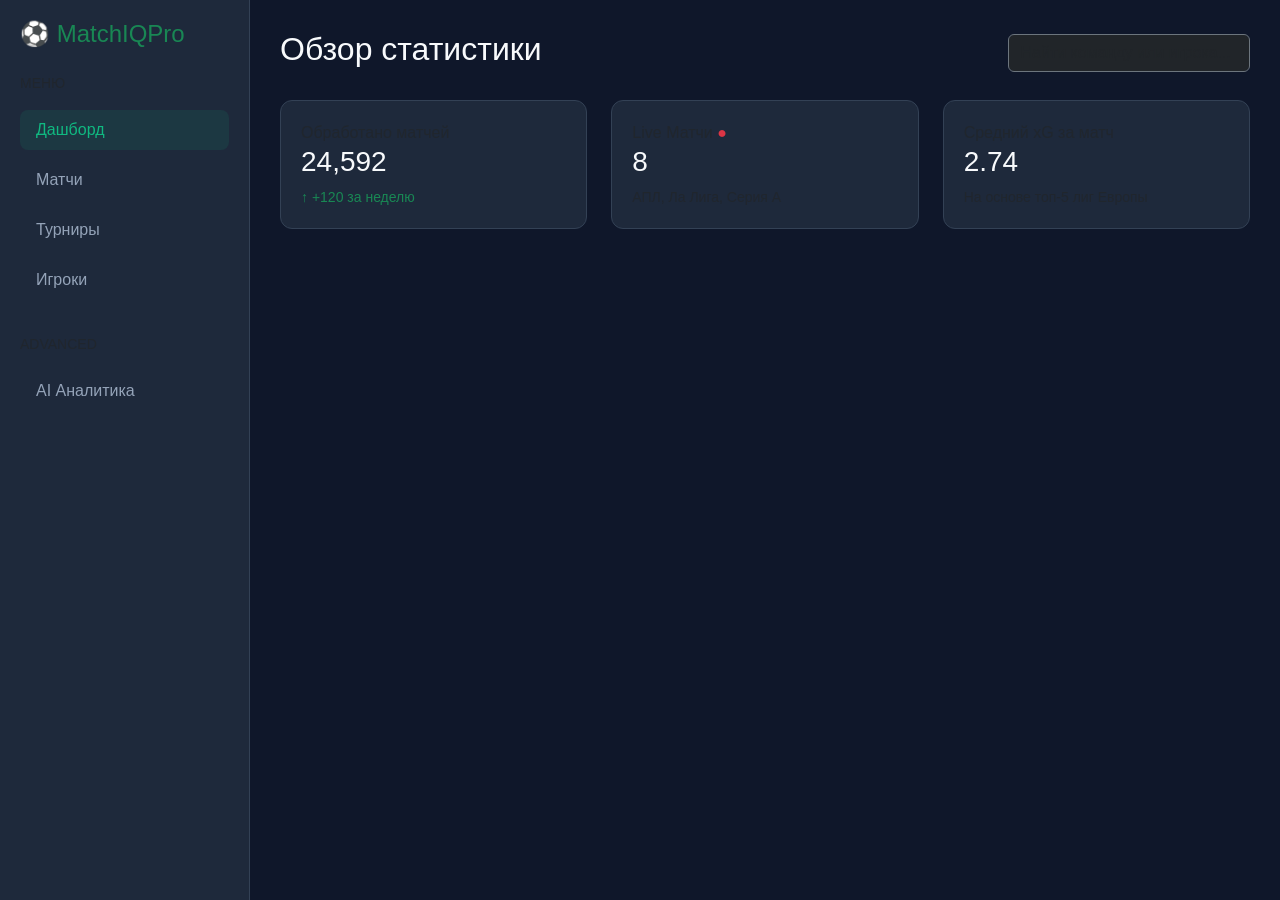
<file: midtermproject/index.html>
<!DOCTYPE html>
<html lang="ru">
<head>
    <meta charset="UTF-8">
    <meta name="viewport" content="width=device-width, initial-scale=1.0">
    <title>MatchIQPro - Дашборд</title>
    <!-- Bootstrap 5 CSS -->
    <link href="https://cdn.jsdelivr.net/npm/bootstrap@5.3.0/dist/css/bootstrap.min.css" rel="stylesheet">
    <link rel="stylesheet" href="styles.css">
</head>
<body>
    <div class="dashboard-layout">
        <!-- Боковая панель (Navigation) -->
        <aside class="sidebar">
            <h4 class="text-success mb-4">⚽ MatchIQPro</h4>
            <p class="text-muted small">МЕНЮ</p>
            <nav class="nav flex-column">
                <a class="nav-link active" href="index.html">Дашборд</a>
                <a class="nav-link" href="matches.html">Матчи</a>
                <a class="nav-link" href="standings.html">Турниры</a>
                <a class="nav-link" href="players.html">Игроки</a>
            </nav>
            <p class="text-muted small mt-4">ADVANCED</p>
            <nav class="nav flex-column">
                <a class="nav-link" href="analytics.html">AI Аналитика</a>
            </nav>
        </aside>

        <!-- Главная область -->
        <main class="main-content">
            <header class="d-flex justify-content-between align-items-center mb-4">
                <h2>Обзор статистики</h2>
                <input type="text" class="form-control w-25 bg-dark text-light border-secondary" placeholder="Найти команду или игрока...">
            </header>

            <!-- Сетка Bootstrap (Grid system) -->
            <section class="row g-4 mb-4">
                <div class="col-md-4">
                    <div class="stat-card h-100">
                        <span class="text-muted">Обработано матчей</span>
                        <h3>24,592</h3>
                        <small class="text-success">↑ +120 за неделю</small>
                    </div>
                </div>
                <div class="col-md-4">
                    <div class="stat-card h-100">
                        <span class="text-muted">Live Матчи <span class="text-danger">●</span></span>
                        <h3>8</h3>
                        <small class="text-muted">АПЛ, Ла Лига, Серия А</small>
                    </div>
                </div>
                <div class="col-md-4">
                    <div class="stat-card h-100">
                        <span class="text-muted">Средний xG за матч</span>
                        <h3>2.74</h3>
                        <small class="text-muted">На основе топ-5 лиг Европы</small>
                    </div>
                </div>
            </section>
        </main>
    </div>
</body>
</html>
</file>
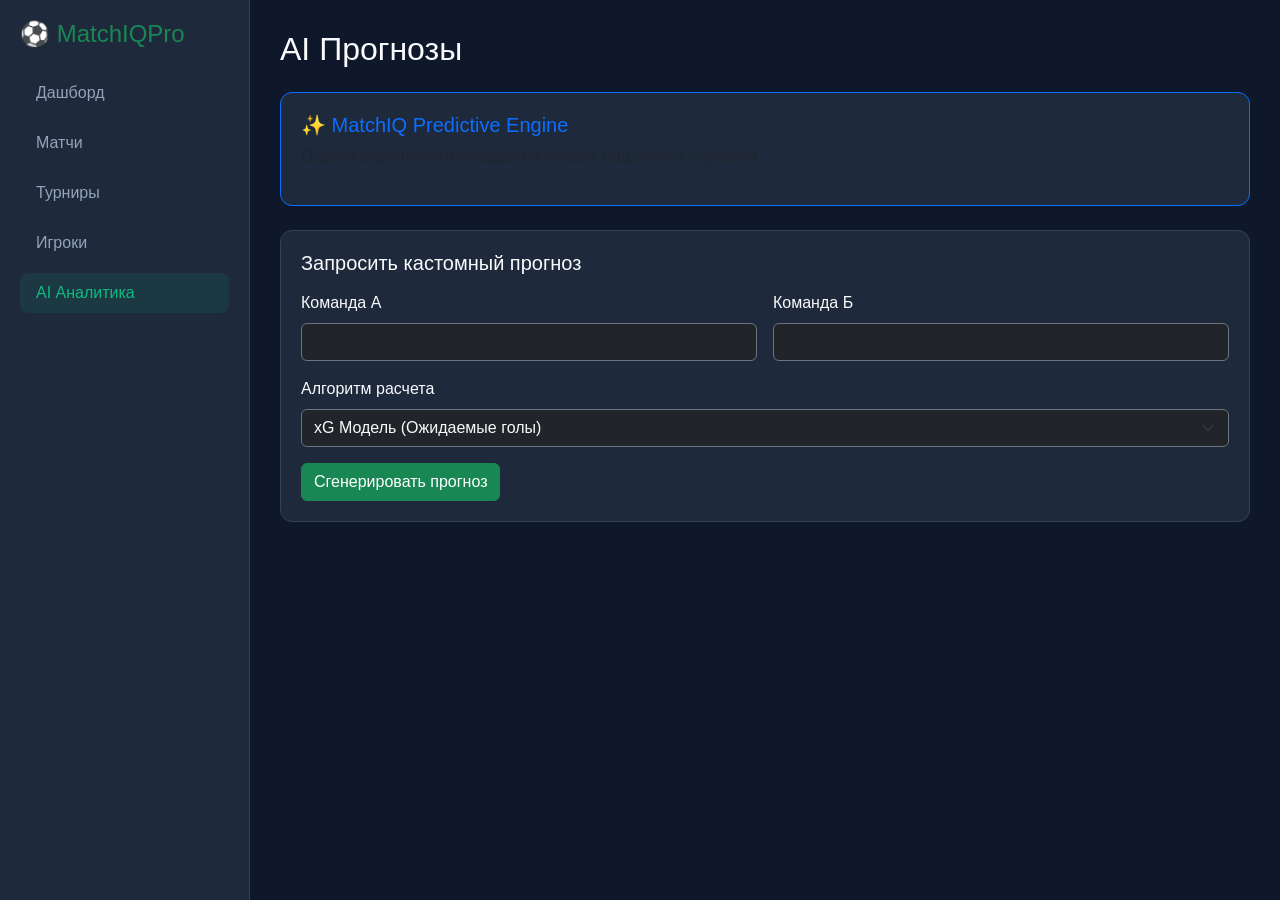
<file: midtermproject/analytics.html>
<!DOCTYPE html>
<html lang="ru">
<head>
    <meta charset="UTF-8">
    <meta name="viewport" content="width=device-width, initial-scale=1.0">
    <title>AI Аналитика - MatchIQPro</title>
    <link href="https://cdn.jsdelivr.net/npm/bootstrap@5.3.0/dist/css/bootstrap.min.css" rel="stylesheet">
    <link rel="stylesheet" href="styles.css">
</head>
<body>
    <div class="dashboard-layout">
        <aside class="sidebar">
            <h4 class="text-success mb-4">⚽ MatchIQPro</h4>
            <nav class="nav flex-column">
                <a class="nav-link" href="index.html">Дашборд</a>
                <a class="nav-link" href="matches.html">Матчи</a>
                <a class="nav-link" href="standings.html">Турниры</a>
                <a class="nav-link" href="players.html">Игроки</a>
                <a class="nav-link active" href="analytics.html">AI Аналитика</a>
            </nav>
        </aside>

        <main class="main-content">
            <h2 class="mb-4">AI Прогнозы</h2>
            
            <section class="stat-card mb-4 border-primary">
                <h5 class="text-primary">✨ MatchIQ Predictive Engine</h5>
                <p class="text-muted">Оценка вероятности исходов на основе машинного обучения.</p>
            </section>

            <!-- HTML Форма для соответствия требованиям мидтерма -->
            <section class="stat-card">
                <h5 class="mb-3">Запросить кастомный прогноз</h5>
                <form action="#" method="POST">
                    <div class="row g-3 mb-3">
                        <div class="col-md-6">
                            <label for="teamA" class="form-label">Команда А</label>
                            <input type="text" class="form-control bg-dark text-light border-secondary" id="teamA" required>
                        </div>
                        <div class="col-md-6">
                            <label for="teamB" class="form-label">Команда Б</label>
                            <input type="text" class="form-control bg-dark text-light border-secondary" id="teamB" required>
                        </div>
                    </div>
                    <div class="mb-3">
                        <label for="algorithm" class="form-label">Алгоритм расчета</label>
                        <select class="form-select bg-dark text-light border-secondary" id="algorithm">
                            <option value="xg">xG Модель (Ожидаемые голы)</option>
                            <option value="possession">Модель контроля мяча</option>
                        </select>
                    </div>
                    <button type="submit" class="btn btn-success">Сгенерировать прогноз</button>
                </form>
            </section>
        </main>
    </div>
</body>
</html>
</file>
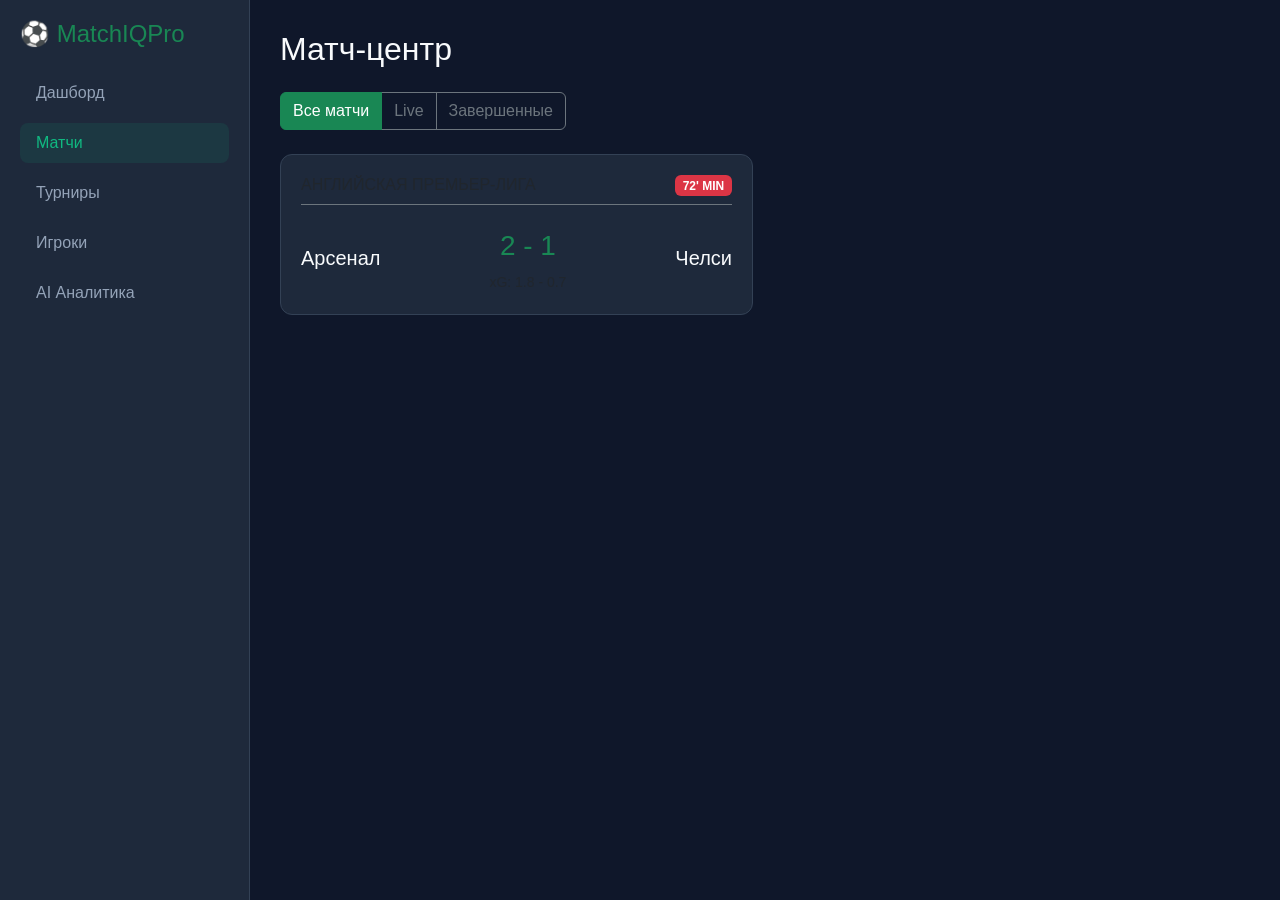
<file: midtermproject/matches.html>
<!DOCTYPE html>
<html lang="ru">
<head>
    <meta charset="UTF-8">
    <meta name="viewport" content="width=device-width, initial-scale=1.0">
    <title>Матч-центр - MatchIQPro</title>
    <link href="https://cdn.jsdelivr.net/npm/bootstrap@5.3.0/dist/css/bootstrap.min.css" rel="stylesheet">
    <link rel="stylesheet" href="styles.css">
</head>
<body>
    <div class="dashboard-layout">
        <aside class="sidebar">
            <h4 class="text-success mb-4">⚽ MatchIQPro</h4>
            <nav class="nav flex-column">
                <a class="nav-link" href="index.html">Дашборд</a>
                <a class="nav-link active" href="matches.html">Матчи</a>
                <a class="nav-link" href="standings.html">Турниры</a>
                <a class="nav-link" href="players.html">Игроки</a>
                <a class="nav-link" href="analytics.html">AI Аналитика</a>
            </nav>
        </aside>

        <main class="main-content">
            <h2 class="mb-4">Матч-центр</h2>
            <div class="btn-group mb-4">
                <button class="btn btn-outline-success active">Все матчи</button>
                <button class="btn btn-outline-secondary">Live</button>
                <button class="btn btn-outline-secondary">Завершенные</button>
            </div>

            <section class="row g-4">
                <article class="col-md-6">
                    <div class="stat-card">
                        <h6 class="text-muted border-bottom border-secondary pb-2">АНГЛИЙСКАЯ ПРЕМЬЕР-ЛИГА <span class="badge bg-danger float-end">72' MIN</span></h6>
                        <div class="d-flex justify-content-between align-items-center mt-3">
                            <div class="text-center">
                                <h5>Арсенал</h5>
                            </div>
                            <div class="text-center">
                                <h3 class="text-success">2 - 1</h3>
                                <small class="text-muted">xG: 1.8 - 0.7</small>
                            </div>
                            <div class="text-center">
                                <h5>Челси</h5>
                            </div>
                        </div>
                    </div>
                </article>
            </section>
        </main>
    </div>
</body>
</html>
</file>
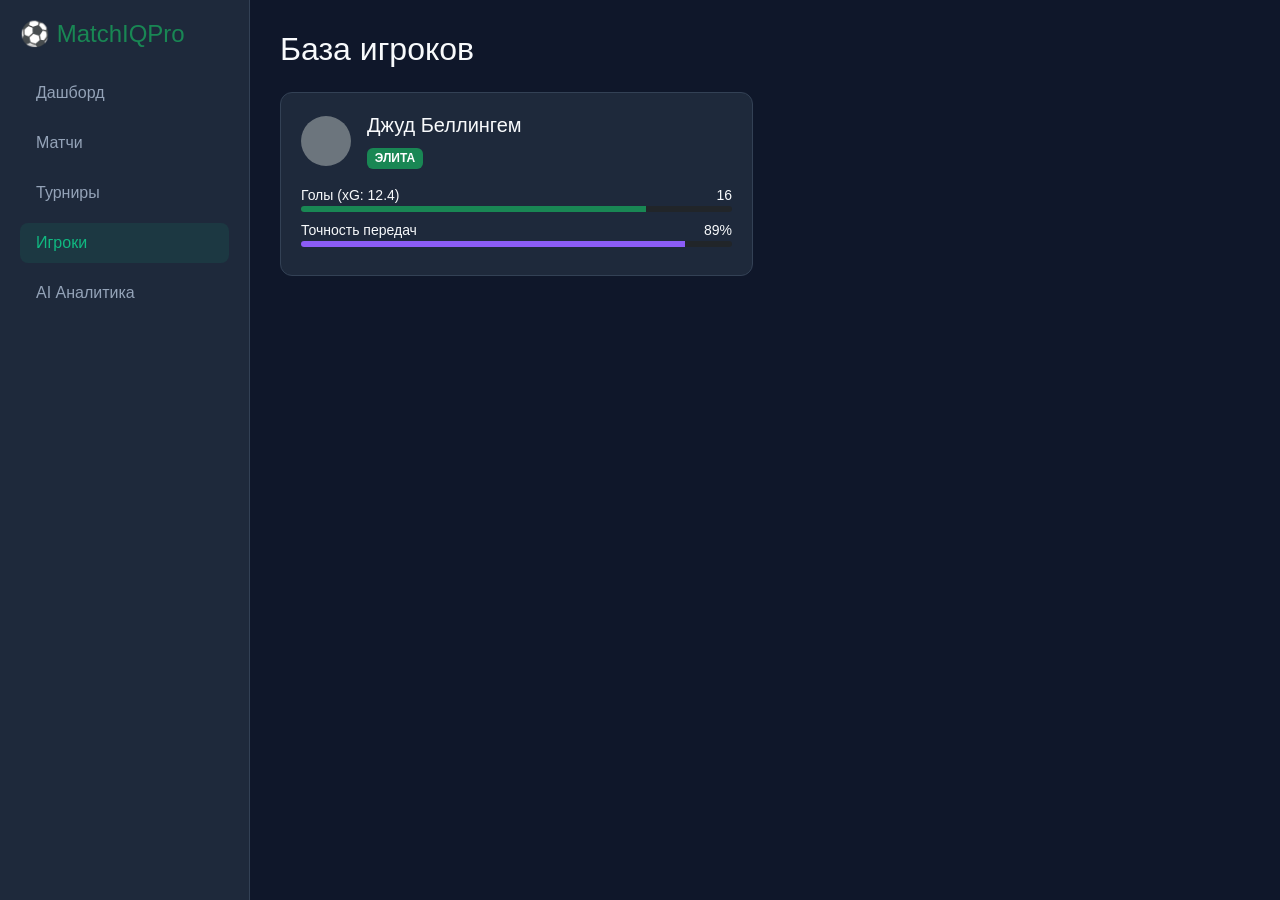
<file: midtermproject/players.html>
<!DOCTYPE html>
<html lang="ru">
<head>
    <meta charset="UTF-8">
    <meta name="viewport" content="width=device-width, initial-scale=1.0">
    <title>Игроки - MatchIQPro</title>
    <link href="https://cdn.jsdelivr.net/npm/bootstrap@5.3.0/dist/css/bootstrap.min.css" rel="stylesheet">
    <link rel="stylesheet" href="styles.css">
</head>
<body>
    <div class="dashboard-layout">
        <aside class="sidebar">
            <h4 class="text-success mb-4">⚽ MatchIQPro</h4>
            <nav class="nav flex-column">
                <a class="nav-link" href="index.html">Дашборд</a>
                <a class="nav-link" href="matches.html">Матчи</a>
                <a class="nav-link" href="standings.html">Турниры</a>
                <a class="nav-link active" href="players.html">Игроки</a>
                <a class="nav-link" href="analytics.html">AI Аналитика</a>
            </nav>
        </aside>

        <main class="main-content">
            <h2 class="mb-4">База игроков</h2>
            <section class="row g-4">
                <div class="col-md-6">
                    <div class="stat-card">
                        <div class="d-flex align-items-center mb-3">
                            <div class="rounded-circle bg-secondary me-3" style="width: 50px; height: 50px;"></div>
                            <div>
                                <h5>Джуд Беллингем</h5>
                                <span class="badge bg-success">ЭЛИТА</span>
                            </div>
                        </div>
                        <div class="mb-2">
                            <div class="d-flex justify-content-between"><small>Голы (xG: 12.4)</small><small>16</small></div>
                            <div class="progress bg-dark" style="height: 6px;"><div class="progress-bar bg-success" style="width: 80%"></div></div>
                        </div>
                        <div class="mb-2">
                            <div class="d-flex justify-content-between"><small>Точность передач</small><small>89%</small></div>
                            <div class="progress bg-dark" style="height: 6px;"><div class="progress-bar bg-purple" style="width: 89%; background-color: var(--accent-purple)"></div></div>
                        </div>
                    </div>
                </div>
            </section>
        </main>
    </div>
</body>
</html>
</file>
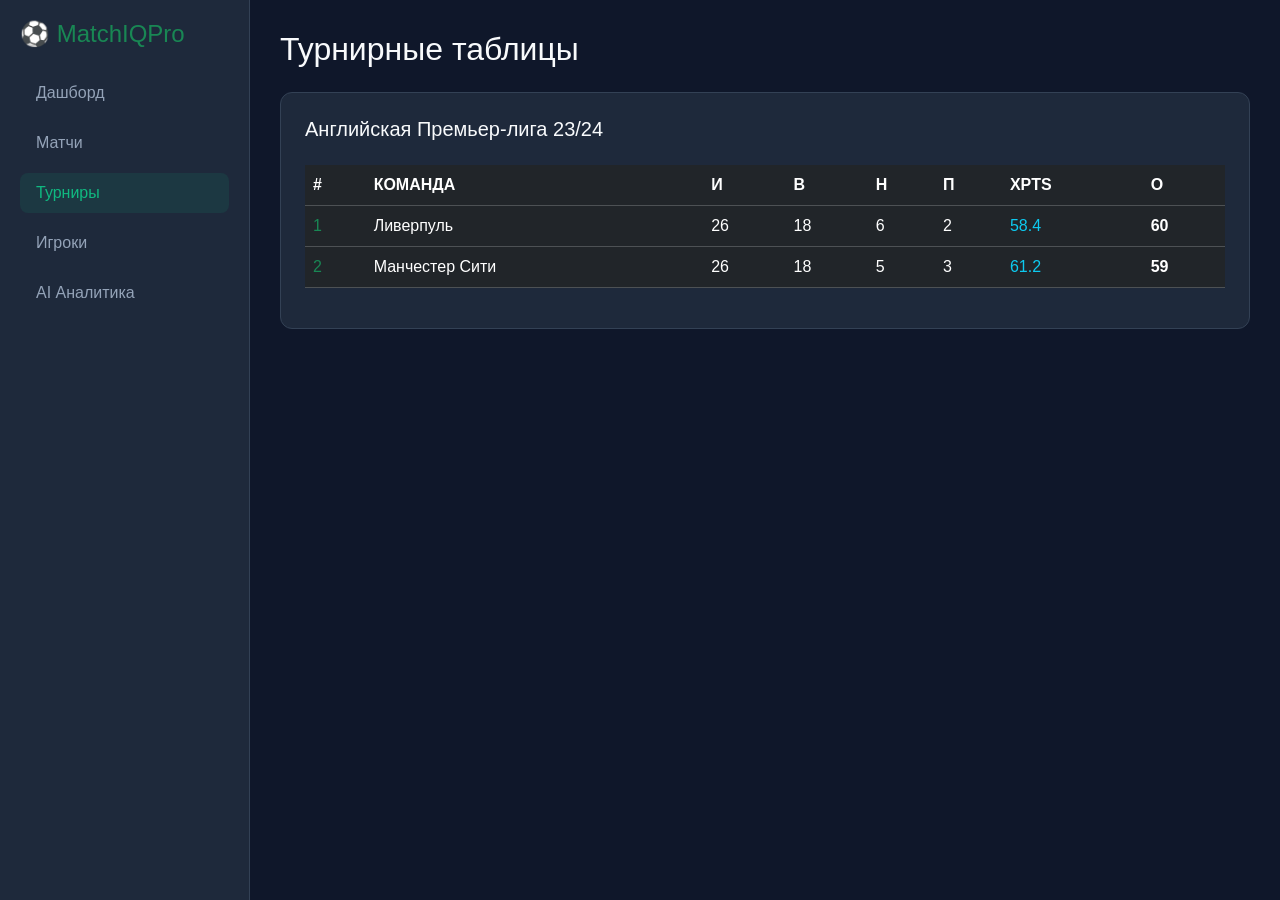
<file: midtermproject/standings.html>
<!DOCTYPE html>
<html lang="ru">
<head>
    <meta charset="UTF-8">
    <meta name="viewport" content="width=device-width, initial-scale=1.0">
    <title>Турниры - MatchIQPro</title>
    <link href="https://cdn.jsdelivr.net/npm/bootstrap@5.3.0/dist/css/bootstrap.min.css" rel="stylesheet">
    <link rel="stylesheet" href="styles.css">
</head>
<body>
    <div class="dashboard-layout">
        <aside class="sidebar">
            <h4 class="text-success mb-4">⚽ MatchIQPro</h4>
            <nav class="nav flex-column">
                <a class="nav-link" href="index.html">Дашборд</a>
                <a class="nav-link" href="matches.html">Матчи</a>
                <a class="nav-link active" href="standings.html">Турниры</a>
                <a class="nav-link" href="players.html">Игроки</a>
                <a class="nav-link" href="analytics.html">AI Аналитика</a>
            </nav>
        </aside>

        <main class="main-content">
            <h2 class="mb-4">Турнирные таблицы</h2>
            <section class="stat-card p-4">
                <h5 class="mb-4">Английская Премьер-лига 23/24</h5>
                <!-- HTML Table для соответствия критериям -->
                <div class="table-responsive">
                    <table class="table table-dark table-hover align-middle">
                        <thead>
                            <tr>
                                <th>#</th>
                                <th>КОМАНДА</th>
                                <th>И</th>
                                <th>В</th>
                                <th>Н</th>
                                <th>П</th>
                                <th>XPTS</th>
                                <th>О</th>
                            </tr>
                        </thead>
                        <tbody>
                            <tr>
                                <td class="text-success">1</td>
                                <td>Ливерпуль</td>
                                <td>26</td>
                                <td>18</td>
                                <td>6</td>
                                <td>2</td>
                                <td class="text-info">58.4</td>
                                <td><strong>60</strong></td>
                            </tr>
                            <tr>
                                <td class="text-success">2</td>
                                <td>Манчестер Сити</td>
                                <td>26</td>
                                <td>18</td>
                                <td>5</td>
                                <td>3</td>
                                <td class="text-info">61.2</td>
                                <td><strong>59</strong></td>
                            </tr>
                        </tbody>
                    </table>
                </div>
            </section>
        </main>
    </div>
</body>
</html>
</file>
<file: midtermproject/styles.css>
/* Базовые настройки и переменные */
:root {
    --bg-dark: #0f172a;
    --sidebar-bg: #1e293b;
    --card-bg: #1e293b;
    --text-main: #f8fafc;
    --text-muted: #94a3b8;
    --accent-green: #10b981;
    --accent-purple: #8b5cf6;
}

body {
    background-color: var(--bg-dark);
    color: var(--text-main);
    font-family: 'Segoe UI', Tahoma, Geneva, Verdana, sans-serif;
    margin: 0;
    padding: 0;
}

/* Layout: CSS Grid для структуры Sidebar + Main Content */
.dashboard-layout {
    display: grid;
    grid-template-columns: 250px 1fr;
    min-height: 100vh;
}

/* Sidebar с использованием sticky positioning */
.sidebar {
    background-color: var(--sidebar-bg);
    padding: 20px;
    position: sticky;
    top: 0;
    height: 100vh;
    border-right: 1px solid #334155;
}

.sidebar .nav-link {
    color: var(--text-muted);
    margin-bottom: 10px;
    border-radius: 8px;
    transition: all 0.3s ease;
}

.sidebar .nav-link:hover, .sidebar .nav-link.active {
    background-color: rgba(16, 185, 129, 0.1);
    color: var(--accent-green);
}

/* Основной контент */
.main-content {
    padding: 30px;
    overflow-y: auto;
}

/* Карточки - Flexbox */
.stat-card {
    background-color: var(--card-bg);
    border-radius: 12px;
    padding: 20px;
    display: flex;
    flex-direction: column;
    justify-content: space-between;
    border: 1px solid #334155;
}

/* Медиа-запросы для адаптивности (Tablet & Mobile) */
@media (max-width: 992px) {
    .dashboard-layout {
        grid-template-columns: 200px 1fr;
    }
}

@media (max-width: 768px) {
    .dashboard-layout {
        grid-template-columns: 1fr;
    }
    .sidebar {
        position: relative;
        height: auto;
        border-right: none;
        border-bottom: 1px solid #334155;
    }
    /* Использование flexbox для горизонтального меню на мобильных */
    .sidebar .nav {
        flex-direction: row;
        overflow-x: auto;
        flex-wrap: nowrap;
    }
    .sidebar .nav-item {
        white-space: nowrap;
    }
}
</file>
